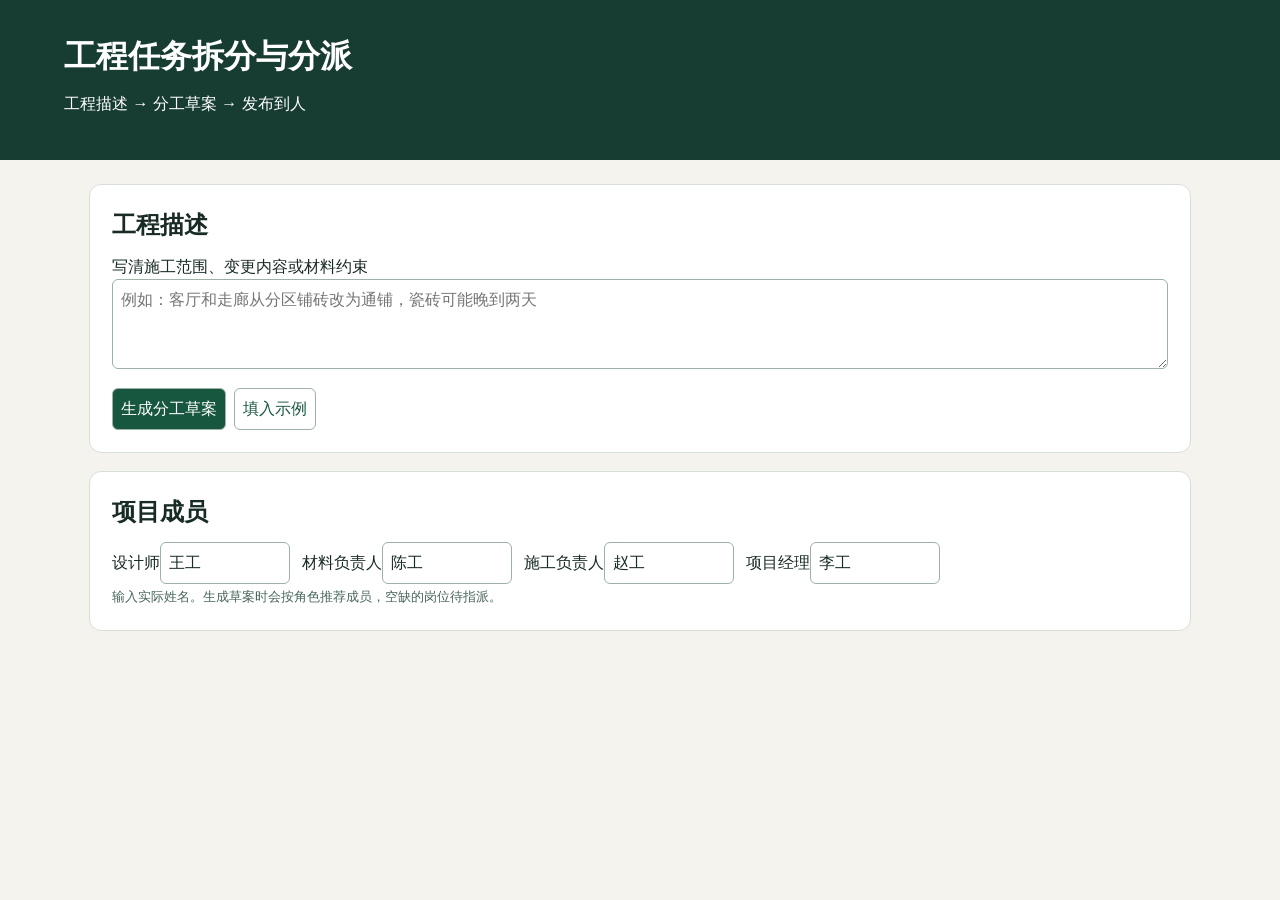
<file: prototype/task-breakdown.html>
<!doctype html>
<html lang="zh-CN">
<meta charset="utf-8">
<meta name="viewport" content="width=device-width,initial-scale=1">
<title>工程任务拆分与分派</title>
<style>
*{box-sizing:border-box}body{margin:0;background:#f4f3ee;color:#192b25;font:16px/1.5 "Inter","Microsoft YaHei",sans-serif}header{background:#173c32;color:white;padding:32px max(5vw,20px)}h1,h2,p{margin:0 0 12px}main{max-width:1150px;margin:auto;padding:24px;display:grid;gap:18px}section{padding:22px;background:white;border:1px solid #d7dfd8;border-radius:12px}textarea,input,select,button{font:inherit;padding:8px;border:1px solid #9eb1a7;border-radius:6px;color:inherit}textarea{width:100%;margin-bottom:12px}button{cursor:pointer;background:#17563f;color:white}button.secondary{background:white;color:#17563f}button+button{margin-left:8px}label{display:block}small{color:#48665a}fieldset{border:1px solid #d7dfd8;border-radius:8px;margin:12px 0;padding:12px;display:grid;grid-template-columns:repeat(auto-fit,minmax(190px,1fr));gap:12px}fieldset input,fieldset select{width:100%}legend{padding:0 8px;font-weight:bold}.members{display:flex;flex-wrap:wrap;gap:12px}.members input{width:130px}article{border-top:1px solid #d7dfd8;padding:12px 0}#message{color:#94401e}[hidden]{display:none!important}
</style>
<header><h1>工程任务拆分与分派</h1><p>工程描述 → 分工草案 → 发布到人</p></header>
<main>
<section><h2>工程描述</h2><label for="job">写清施工范围、变更内容或材料约束</label><textarea id="job" rows="3" maxlength="800" placeholder="例如：客厅和走廊从分区铺砖改为通铺，瓷砖可能晚到两天"></textarea><button id="generate">生成分工草案</button><button id="example" class="secondary">填入示例</button></section>
<section><h2>项目成员</h2><div id="members" class="members"></div><small>输入实际姓名。生成草案时会按角色推荐成员，空缺的岗位待指派。</small></section>
<section id="draftSection" hidden><h2>待确认的分工草案</h2><p id="template"></p><form id="draft"><div id="tasks"></div><button>确认并发布</button></form></section>
<p id="message" role="status" aria-live="polite"></p>
<section id="published" hidden><h2>已发布待办</h2><p id="scope"></p><label>查看成员 <select id="filter"></select></label><div id="items"></div></section>
</main>
<script>
const roles=['设计师','材料负责人','施工负责人','项目经理'];
const defaults=['王工','陈工','赵工','李工'];
const key='bohack-renovation-task-breakdown-v1';
const $=id=>document.getElementById(id);
function load(){
  try{return JSON.parse(localStorage.getItem(key))||{};}
  catch{return {};}
}
let saved=load();
let draft=[];
let scope='';
function persist(next){
  try{localStorage.setItem(key,JSON.stringify(next));saved=next;return true;}
  catch{$('message').textContent='浏览器无法保存本地记录。请允许本地存储后重试。';return false;}
}
function splitTask(description){
  const tile=/瓷砖|铺砖|通铺|美缝/.test(description);
  const material=/材料|到货|供货|缺货/.test(description);
  const first=tile?['确认铺砖范围、铺法与对齐方式','确认版铺砖图']:['核对工程范围和施工要求','确认版工程范围与施工要求'];
  const specs=[
    [...first,0,[]],
    [tile?'核对瓷砖用量与到货日期':'核对材料供应和到场日期','材料清单与到货承诺',1,[0]],
    [tile?'确认铺砖人员和可开工日期':'确认施工人员、工序与可开工日期','施工安排和最早开工时间',2,[0]],
    ['核对工期影响并确认排期','批准后的施工计划',3,[1,2]],
    [tile?'执行铺砖并提交验收材料':'执行施工并提交验收材料','现场记录和验收材料',2,[3]]
  ];
  return {name:tile?'铺砖流程模板':material?'含材料协调的施工模板':'通用施工模板',tasks:specs};
}
function validate(tasks){
  if(tasks.some(t=>!t.title||!t.owner||!t.output||!t.due))return '请给每项任务填写名称、负责人、交付物和截止日期。';
  for(let i=0;i<tasks.length;i++){
    if(tasks[i].deps.some(d=>d>=i||d<0))return '前置任务必须排在当前任务之前。';
    if(tasks[i].deps.some(d=>tasks[d].due>tasks[i].due))return '任务 '+(i+1)+' 的截止日期不能早于其前置任务。';
  }
  return '';
}
function field(label,value,name,type='text'){
  const wrap=document.createElement('label');
  wrap.textContent=label;
  const input=document.createElement('input');
  input.name=name;input.type=type;input.value=value;input.required=true;
  wrap.append(input);
  return wrap;
}
function members(){return [...$('members').querySelectorAll('input')].map(x=>x.value.trim());}
roles.forEach((role,i)=>{
  const label=field(role,(saved.members||defaults)[i],'member'+i);
  label.firstElementChild.required=false;
  $('members').append(label);
});
$('example').onclick=()=>{$('job').value='客厅和走廊从分区铺砖改为全屋通铺，瓷砖可能晚到两天';};
$('generate').onclick=()=>{
  scope=$('job').value.trim();
  if(!scope){$('message').textContent='请先输入工程描述。';return;}
  const result=splitTask(scope), people=members();
  draft=result.tasks.map(([title,output,role,deps])=>({title,output,role,deps,owner:people[role],due:''}));
  $('template').textContent=result.name+' · 系统按规则生成，可修改后发布';
  $('tasks').replaceChildren(...draft.map((t,i)=>{
    const block=document.createElement('fieldset');
    const legend=document.createElement('legend');
    legend.textContent='任务 '+(i+1);
    const deps=document.createElement('small');
    deps.textContent='前置任务：'+(t.deps.map(d=>d+1).join('、')||'无')+' · 建议角色：'+roles[t.role];
    block.append(legend,field('任务名称',t.title,'title'+i),field('负责人',t.owner,'owner'+i),field('交付物',t.output,'output'+i),field('截止日期',t.due,'due'+i,'date'),deps);
    return block;
  }));
  $('draftSection').hidden=false;
  $('message').textContent='';
};
$('draft').onsubmit=event=>{
  event.preventDefault();
  if($('job').value.trim()!==scope){$('message').textContent='工程描述已修改，请重新生成草案。';return;}
  const data=new FormData(event.currentTarget);
  const tasks=draft.map((t,i)=>({...t,...Object.fromEntries(['title','owner','output','due'].map(f=>[f,String(data.get(f+i)||'').trim()])),done:false}));
  const error=validate(tasks);
  if(error){$('message').textContent=error;return;}
  if(saved.tasks && !confirm('发布新分工将替换当前浏览器中的待办，继续？'))return;
  if(!persist({members:members(),scope,tasks}))return;
  $('draftSection').hidden=true;
  $('message').textContent='已发布 '+tasks.length+' 项待办。';
  renderPublished(true);
};
function renderPublished(resetFilter=false){
  if(!saved.tasks)return;
  $('published').hidden=false;$('scope').textContent=saved.scope;
  const filter=$('filter');
  const current=resetFilter?'':filter.value;
  filter.replaceChildren(new Option('所有成员',''),...[...new Set(saved.tasks.map(t=>t.owner))].map(n=>new Option(n,n)));
  filter.value=current;
  $('items').replaceChildren(...saved.tasks.flatMap((t,i)=>{
    if(filter.value && filter.value!==t.owner)return [];
    const row=document.createElement('article'),title=document.createElement('strong'),info=document.createElement('p'),button=document.createElement('button');
    const pending=t.deps.filter(d=>!saved.tasks[d].done);
    title.textContent=(i+1)+'. '+t.title;
    info.textContent=t.owner+' · 截止 '+t.due+' · 交付 '+t.output+' · '+(t.done?'已完成':pending.length?'等待任务 '+pending.map(d=>d+1).join('、'):'可开始');
    button.textContent=t.done?'已完成':'标记完成';
    button.disabled=t.done||pending.length>0;
    button.onclick=()=>{
      if(saved.tasks[i].deps.some(d=>!saved.tasks[d].done))return;
      if(persist({...saved,tasks:saved.tasks.map((task,j)=>i===j?{...task,done:true}:task)}))renderPublished();
    };
    row.append(title,info,button);return [row];
  }));
}
$('filter').onchange=()=>renderPublished();
renderPublished();
</script>
</html>
</file>
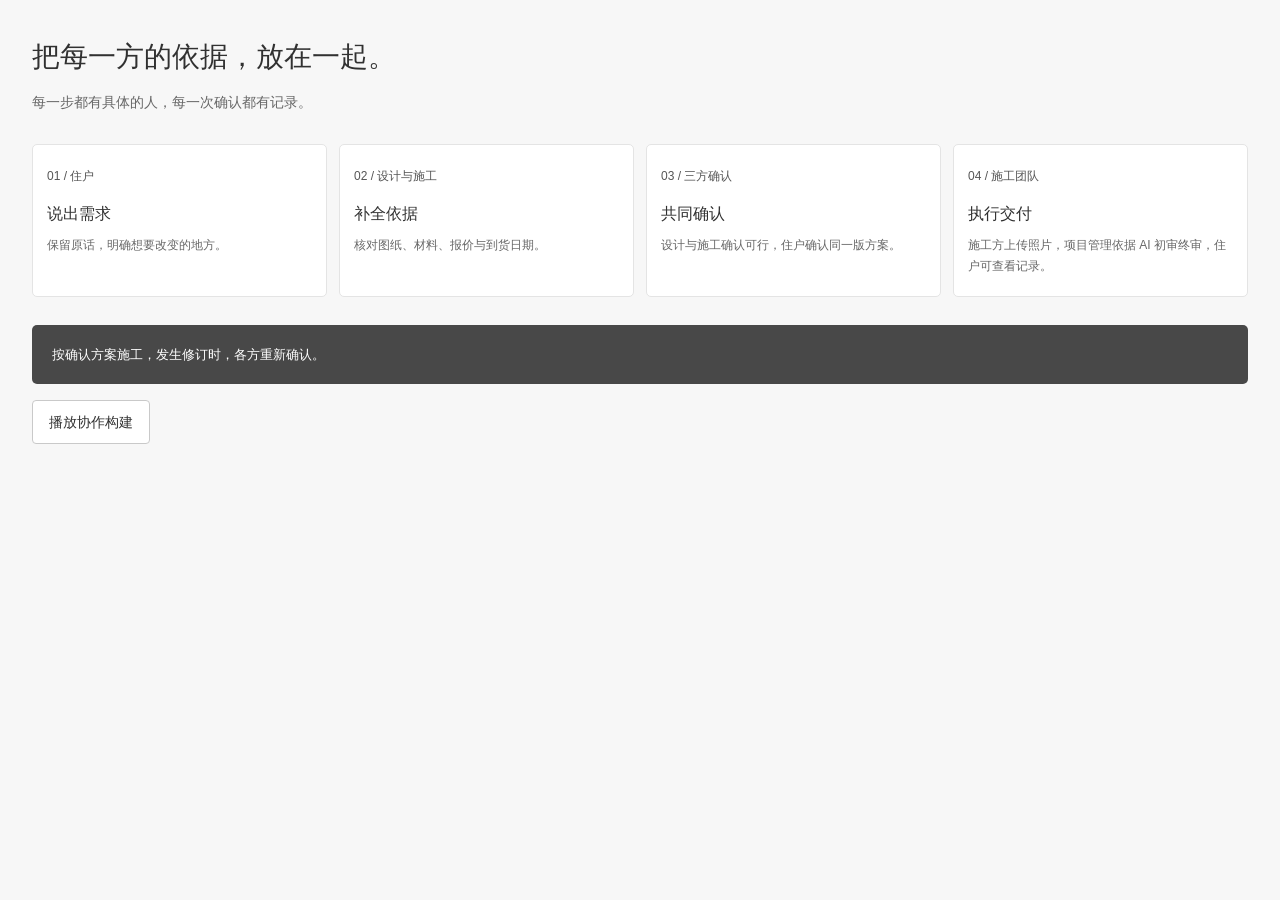
<file: static/collaboration-scene.html>
<!doctype html>
<html lang="zh-CN"><head><meta charset="utf-8"><meta name="viewport" content="width=device-width,initial-scale=1"><title>四方协作过程</title>
<link rel="stylesheet" href="/static/collaboration-scene.css"></head><body>
<h1>把每一方的依据，放在一起。</h1><p>每一步都有具体的人，每一次确认都有记录。</p>
<div class="steps"><section class="step"><span>01 / 住户</span><h2>说出需求</h2><p>保留原话，明确想要改变的地方。</p></section><section class="step"><span>02 / 设计与施工</span><h2>补全依据</h2><p>核对图纸、材料、报价与到货日期。</p></section><section class="step"><span>03 / 三方确认</span><h2>共同确认</h2><p>设计与施工确认可行，住户确认同一版方案。</p></section><section class="step"><span>04 / 施工团队</span><h2>执行交付</h2><p>施工方上传照片，项目管理依据 AI 初审终审，住户可查看记录。</p></section></div>
<div class="outcome"><p>按确认方案施工，发生修订时，各方重新确认。</p></div>
<button type="button" id="play" hidden>播放协作构建</button><button type="button" id="stop" hidden>跳过动画</button>
<p id="scene-status" role="status"></p>
<script type="module" src="/static/collaboration-scene.js"></script></body></html>
</file>
<file: static/collaboration-scene.css>
*{box-sizing:border-box}body{margin:0;padding:32px;color:#313131;background:#f7f7f7;font:14px/1.8 -apple-system,BlinkMacSystemFont,'PingFang SC','Microsoft YaHei',sans-serif}h1{font-family:'Songti SC',SimSun,serif;font-size:28px;font-weight:400;margin:0 0 8px}p{margin:0;color:#676767}.steps{display:grid;grid-template-columns:repeat(4,minmax(0,1fr));gap:12px;margin:28px 0}.step{background:white;padding:18px 14px;border:1px solid #e4e4e4;border-radius:5px}.step span{font-size:12px;color:#555555}.step h2{font-size:16px;font-weight:500;margin:12px 0 6px}.step p{font-size:12px}.outcome{background:#484848;color:white;padding:18px 20px;border-radius:5px}.outcome p{color:#ffffff;font-size:13px}button{font:inherit;min-height:44px;margin-top:16px;padding:8px 16px;color:#313131;background:white;border:1px solid #c9c9c9;border-radius:4px;cursor:pointer}button:focus-visible{outline:3px solid #6f6f6f;outline-offset:3px}@media(max-width:520px){body{padding:22px}h1{font-size:24px}.steps{grid-template-columns:1fr 1fr;gap:10px;margin:20px 0}.step{padding:14px}.step h2{margin:4px 0}button{margin-top:12px}}@media(prefers-reduced-motion:reduce){*{animation:none!important;transition:none!important}}
/* Keep the library's optional cursor choreography monochrome. */
swarm-rebuild{filter:grayscale(1)}
</file>
